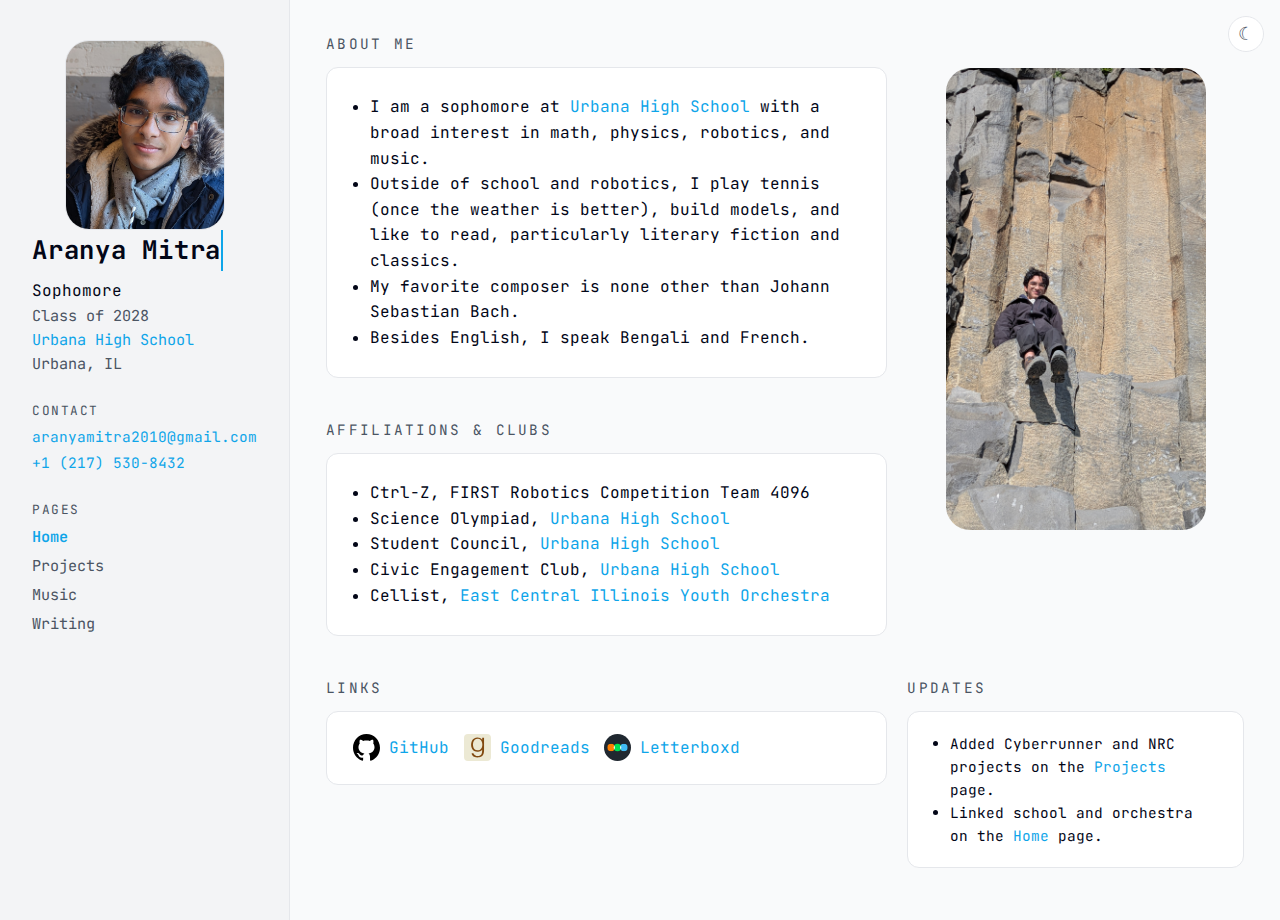
<file: index.html>
<!DOCTYPE html>
<html>
<head>
    <meta charset="UTF-8">
    <meta name="viewport" content="width=device-width, initial-scale=1.0">
    <title>Aranya Mitra</title>
    <meta name="description" content="Aranya Mitra – Urbana High School student interested in math, physics, robotics, and music.">
    <meta property="og:title" content="Aranya Mitra">
    <meta property="og:description" content="Student at Urbana High School interested in robotics, math, physics, and music.">
    <meta property="og:type" content="website">
    <meta property="og:url" content="https://suavesoul2010.github.io/">
    <link rel="stylesheet" href="style.css">
    <script type="text/javascript">
        (function(c,l,a,r,i,t,y){
            c[a]=c[a]||function(){(c[a].q=c[a].q||[]).push(arguments)};
            t=l.createElement(r);t.async=1;t.src="https://www.clarity.ms/tag/"+i;
            y=l.getElementsByTagName(r)[0];y.parentNode.insertBefore(t,y);
        })(window, document, "clarity", "script", "vjm8crmoi4");
    </script>
</head>
<body>
    <button class="theme-toggle" id="theme-toggle" type="button"></button>
    <div class="page">
        <aside class="sidebar">
            <div class="sidebar-inner">
                <img src="images/portrait.jpeg" alt="Portrait of Aranya Mitra" class="sidebar-portrait">
                <div>
                    <div class="sidebar-name">Aranya Mitra</div>
                    <div class="sidebar-ghrade">Sophomore</div>
                    <div class="sidebar-grad">Class of 2028</div>
                    <div class="sidebar-school"><a href="https://uhs.usd116.org" target="_blank" rel="noopener noreferrer">Urbana High School</a></div>
                    <div class="sidebar-loc">Urbana, IL</div>
                </div>
            </div>

            <div>
                <div class="sidebar-section-title">Contact</div>
                <div class="sidebar-contact">
                    <p><a href="mailto:aranyamitra2010@gmail.com">aranyamitra2010@gmail.com</a></p>
                    <p><a href="tel:+12175308432">+1 (217) 530-8432</a></p>
                </div>
            </div>

            <div>
                <div class="sidebar-section-title">Pages</div>
                <nav class="nav">
                    <a href="index.html" class="active">Home</a>
                    <a href="projects.html">Projects</a>
                    <a href="music.html">Music</a>
                    <a href="writing.html">Writing</a>
                </nav>
            </div>
        </aside>

        <main class="content">
            <div class="about-layout">
                <section class="section section-about">
                    <div class="section-title">About Me</div>
                    <div class="section-body">
                        <ul>
                            <li>I am a sophomore at <a href="https://uhs.usd116.org" target="_blank" rel="noopener noreferrer">Urbana High School</a> with a broad interest in math, physics, robotics, and music.</li>
                            <li>Outside of school and robotics, I play tennis (once the weather is better), build models, and like to read, particularly literary fiction and classics.</li>
                            <li>My favorite composer is none other than Johann Sebastian Bach.</li>
                            <li>Besides English, I speak Bengali and French.</li>
                        </ul>
                    </div>
                </section>

                <section class="section section-affiliations">
                    <div class="section-title">Affiliations & Clubs</div>
                    <div class="section-body">
                        <ul>
                            <li>Ctrl-Z, FIRST Robotics Competition Team 4096</li>
                            <li>Science Olympiad, <a href="https://uhs.usd116.org" target="_blank" rel="noopener noreferrer">Urbana High School</a></li>
                            <li>Student Council, <a href="https://uhs.usd116.org" target="_blank" rel="noopener noreferrer">Urbana High School</a></li>
                            <li>Civic Engagement Club, <a href="https://uhs.usd116.org" target="_blank" rel="noopener noreferrer">Urbana High School</a></li>                            
                            <li>Cellist, <a href="https://www.conservatorycentralil.org/eciyo" target="_blank" rel="noopener noreferrer">East Central Illinois Youth Orchestra</a></li>
                        </ul>
                    </div>
                </section>

                <section class="section section-links">
                    <div class="section-title">Links</div>
                    <div class="section-body">
                        <ul class="links-list">
                            <li class="link-item">
                                <span class="link-icon link-icon-github" aria-hidden="true"></span>
                                <a href="https://github.com/SuaveSoul2010" target="_blank" rel="noopener noreferrer">GitHub</a>
                            </li>
                            <li class="link-item">
                                <span class="link-icon link-icon-goodreads" aria-hidden="true"></span>
                                <a href="https://www.goodreads.com/user/show/173266831-aranya-mitra" target="_blank" rel="noopener noreferrer">Goodreads</a>
                            </li>
                            <li class="link-item">
                                <span class="link-icon link-icon-letterboxd" aria-hidden="true"></span>
                                <a href="https://letterboxd.com/aranyamitra/" target="_blank" rel="noopener noreferrer">Letterboxd</a>
                            </li>
                        </ul>
                    </div>
                </section>

                <section class="section section-portrait2">
                    <img src="images/photo2.jpg" alt="Photo of Aranya Mitra" class="updates-portrait">
                </section>

                <section class="section section-updates">
                    <div class="section-title">Updates</div>
                    <div class="section-body">
                        <ul class="updates-list">
                            <li>Added Cyberrunner and NRC projects on the <a href="projects.html">Projects</a> page.</li>
                            <li>Linked school and orchestra on the <a href="index.html">Home</a> page.</li>
                        </ul>
                    </div>
                </section>
            </div>
        </main>
    </div>
    <script src="theme.js"></script>
</body>
</html>
</file>
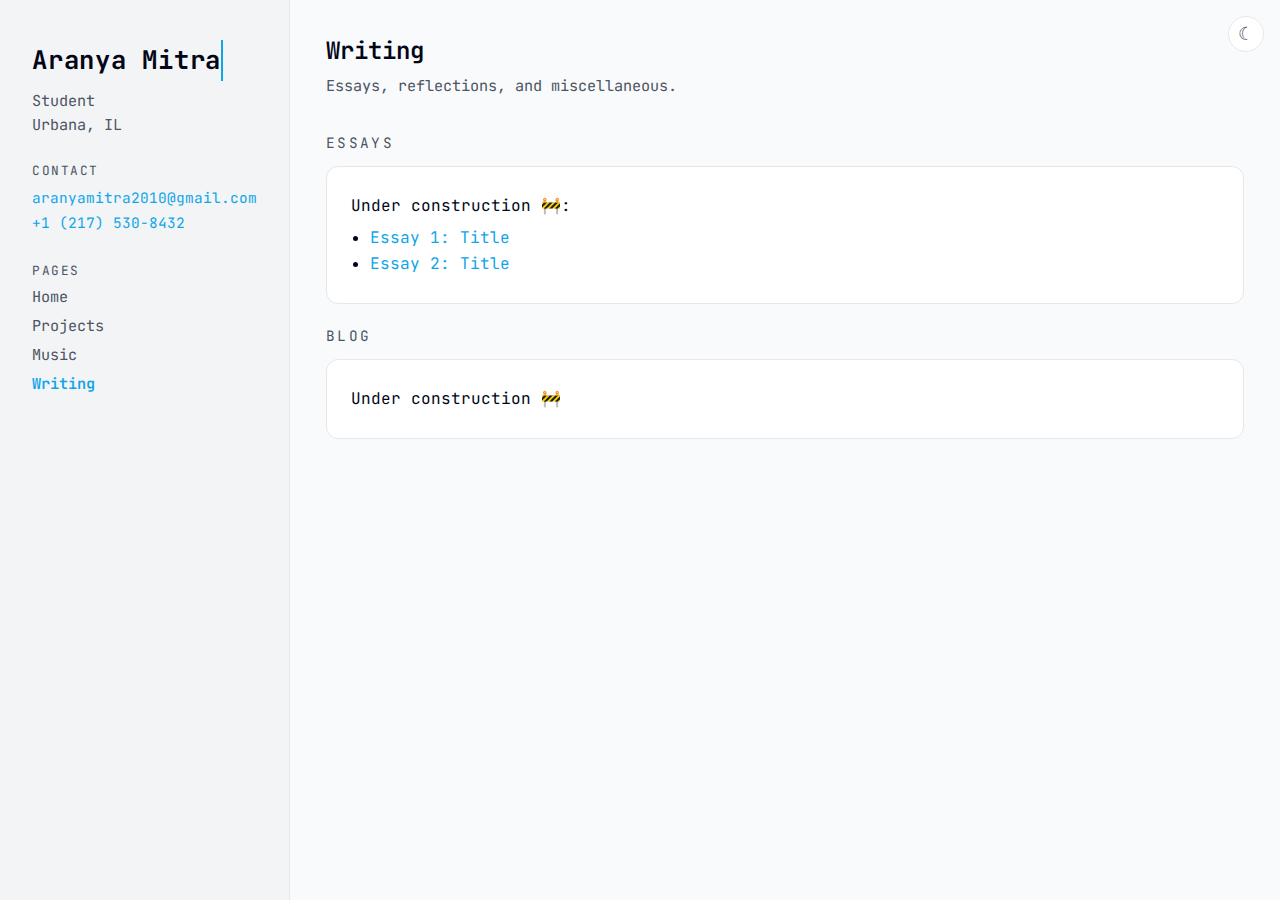
<file: writing.html>
<!DOCTYPE html>
<html>
<head>
    <meta charset="UTF-8">
    <meta name="viewport" content="width=device-width, initial-scale=1.0">
    <title>Writing – Essays & Reflections | Aranya Mitra</title>
    <meta name="description" content="Essays, reflections, and writing by Aranya Mitra.">
    <link rel="stylesheet" href="style.css">
    <script type="text/javascript">
        (function(c,l,a,r,i,t,y){
            c[a]=c[a]||function(){(c[a].q=c[a].q||[]).push(arguments)};
            t=l.createElement(r);t.async=1;t.src="https://www.clarity.ms/tag/"+i;
            y=l.getElementsByTagName(r)[0];y.parentNode.insertBefore(t,y);
        })(window, document, "clarity", "script", "vjm8crmoi4");
    </script>
</head>
<body>
    <button class="theme-toggle" id="theme-toggle" type="button"></button>
    <div class="page">
        <aside class="sidebar">
            <div class="sidebar-inner">
                <div>
                    <div class="sidebar-name">Aranya Mitra</div>
                    <div class="sidebar-role">Student</div>
                    <div class="sidebar-loc">Urbana, IL</div>
                </div>
            </div>

            <div>
                <div class="sidebar-section-title">Contact</div>
                <div class="sidebar-contact">
                    <p><a href="mailto:aranyamitra2010@gmail.com">aranyamitra2010@gmail.com</a></p>
                    <p><a href="tel:+12175308432">+1 (217) 530-8432</a></p>
                </div>
            </div>

            <div>
                <div class="sidebar-section-title">Pages</div>
                <nav class="nav">
                    <a href="index.html">Home</a>
                    <a href="projects.html">Projects</a>
                    <a href="music.html">Music</a>
                    <a href="writing.html" class="active">Writing</a>
                </nav>
            </div>
        </aside>

        <main class="content">
            <header class="content-header">
                <h1 class="content-title">Writing</h1>
                <p class="content-subtitle">
                    Essays, reflections, and miscellaneous.
                </p>
            </header>

            <section class="section">
                <div class="section-title">Essays</div>
                <div class="section-body">
                    <p>Under construction 🚧:</p>
                    <ul>
                        <li><a href="writing/essay1.html">Essay 1: Title</a></li>
                        <li><a href="writing/essay2.html">Essay 2: Title</a></li>
                    </ul>
                </div>
            </section>

            <section class="section">
                <div class="section-title">Blog</div>
                <div class="section-body">
                    <p>Under construction 🚧</p>
                </div>
            </section>
        </main>
    </div>
    <script src="theme.js"></script>
</body>
</html>
</file>
<file: style.css>
@import url("https://fonts.googleapis.com/css2?family=JetBrains+Mono:wght@400;500;600;700&display=swap");

/* Global dark academic theme */
:root {
    --bg: #020617;
    --bg-elevated: #020617;
    --sidebar-bg: #020617;
    --card-bg: #020617;
    --text: #e5e7eb;
    --muted: #9ca3af;
    --accent: #38bdf8;
    --border-subtle: #1f2937;
}

@media (prefers-color-scheme: light) {
    :root {
        --bg: #f9fafb;
        --bg-elevated: #ffffff;
        --sidebar-bg: #f3f4f6;
        --card-bg: #ffffff;
        --text: #020617;
        --muted: #4b5563;
        --accent: #0ea5e9;
        --border-subtle: #e5e7eb;
    }
}

/* Explicit theme overrides (used by toggle) */
:root.theme-dark {
    --bg: #020617;
    --bg-elevated: #020617;
    --sidebar-bg: #020617;
    --card-bg: #020617;
    --text: #e5e7eb;
    --muted: #9ca3af;
    --accent: #38bdf8;
    --border-subtle: #1f2937;
}

:root.theme-light {
    --bg: #f9fafb;
    --bg-elevated: #ffffff;
    --sidebar-bg: #f3f4f6;
    --card-bg: #ffffff;
    --text: #020617;
    --muted: #4b5563;
    --accent: #0ea5e9;
    --border-subtle: #e5e7eb;
}

*,
*::before,
*::after {
    box-sizing: border-box;
}

body {
    margin: 0;
    font-family: "JetBrains Mono", system-ui, -apple-system, BlinkMacSystemFont, sans-serif;
    line-height: 1.6;
    color: var(--text);
    background-color: var(--bg);
}

img,
video {
    max-width: 100%;
    display: block;
}

a {
    color: var(--accent);
    text-decoration: none;
}

a:hover {
    text-decoration: underline;
}

/* Layout */
.page {
    display: flex;
    min-height: 100vh;
}

.sidebar {
    flex: 0 0 260px;
    padding: 2.5rem 2rem;
    background: var(--sidebar-bg);
    border-right: 1px solid var(--border-subtle);
    display: flex;
    flex-direction: column;
    gap: 1.5rem;
}

.sidebar-name {
    font-size: 1.6rem;
    font-weight: 700;
    letter-spacing: 0.03em;
    display: inline-block;
    white-space: nowrap;
    overflow: hidden;
    border-right: 2px solid var(--accent);
    animation:
        typing 1.8s steps(12, end) 0.4s 1 both,
        caret-blink 0.8s step-end 0.4s 6;
}

.sidebar-role {
    font-size: 0.95rem;
    color: var(--muted);
}

.sidebar-portrait {
    max-width: 160px;
    height: auto;
    border-radius: 1.5rem;
    border: 1px solid var(--border-subtle);
    display: block;
    margin: 0 auto;
}

.sidebar-grade,
.sidebar-grad,
.sidebar-school,
.sidebar-loc {
    font-size: 0.95rem;
    color: var(--muted);
}

.sidebar-section-title {
    font-size: 0.8rem;
    letter-spacing: 0.12em;
    text-transform: uppercase;
    color: var(--muted);
    margin-bottom: 0.25rem;
}

.sidebar-contact p {
    margin: 0.15rem 0;
    font-size: 0.9rem;
}

.nav {
    display: flex;
    flex-direction: column;
    gap: 0.3rem;
    margin-top: 0.25rem;
}

.nav a {
    font-size: 0.95rem;
    color: var(--muted);
}

.nav a:hover {
    color: var(--accent);
}

.nav a.active {
    color: var(--accent);
    font-weight: 600;
}

.content {
    flex: 1 1 auto;
    padding: 2rem 2.25rem;
    max-width: 1300px;
}

.about-layout {
    display: grid;
    grid-template-columns: minmax(0, 2.5fr) minmax(0, 1.5fr);
    grid-template-areas:
        "about portrait2"
        "affiliations portrait2"
        "links updates";
    gap: 1.25rem;
    align-items: flex-start;
}

.about-main {
    flex: 3 1 0;
}

.about-side {
    flex: 2 1 320px;
    max-width: 420px;
    display: flex;
    flex-direction: column;
    gap: 1.5rem;
}

.content-header {
    margin-bottom: 2rem;
}

.content-title {
    font-size: 1.5rem;
    font-weight: 600;
    margin: 0 0 0.25rem;
}

.content-subtitle {
    margin: 0;
    color: var(--muted);
    font-size: 0.95rem;
}

.content-subtitle-intro {
    color: var(--text);
}

.section-about {
    grid-area: about;
}

.section-affiliations {
    grid-area: affiliations;
}

.section-updates {
    grid-area: updates;
}

.section-portrait2 {
    grid-area: portrait2;
}

.section-links {
    grid-area: links;
}

.section {
    margin-bottom: 1.25rem;
}

.section-title {
    font-size: 0.9rem;
    letter-spacing: 0.16em;
    text-transform: uppercase;
    color: var(--muted);
    margin-bottom: 0.75rem;
}

.section-body {
    background: var(--card-bg);
    border-radius: 0.75rem;
    border: 1px solid var(--border-subtle);
    padding: 1.25rem 1.5rem;
}

.section-body h2 {
    margin-top: 0;
}

.section-body p {
    margin: 0.4rem 0;
    text-align: justify;
}

ul {
    padding-left: 1.2rem;
    margin: 0.4rem 0;
}

.links-list {
    list-style: none;
    padding-left: 0;
    margin: 0;
    display: flex;
    align-items: center;
    gap: 0.75rem;
    flex-wrap: wrap;
}

.link-item {
    display: flex;
    align-items: center;
    gap: 0.4rem;
}

.link-icon {
    width: 2rem;
    height: 2rem;
    border: none;
    border-radius: 0;
    background-color: transparent;
    background-size: 85%;
    background-position: center;
    background-repeat: no-repeat;
}


.link-icon-github {
    background-image: url("images/github.svg");
}

.link-icon-goodreads {
    background-image: url("images/goodreads.svg");
}

.link-icon-letterboxd {
    background-image: url("images/letterboxd.svg");
}

.theme-dark .link-icon-github {
    filter: invert(1);
}

.updates-list {
    padding-left: 1.1rem;
    margin: 0;
    font-size: 0.9rem;
}

.updates-portrait {
    display: block;
    width: 80%;
    max-width: 260px;
    margin: 2.25rem auto 0;
    height: auto;
    border-radius: 1.5rem;
}

/* Projects page media grid */
.project-media-grid {
    display: grid;
    grid-template-columns: repeat(2, minmax(0, 1fr));
    gap: 0.75rem;
    margin-top: 0.75rem;
}

.project-media-item {
    margin: 0;
}

.project-media-thumb {
    width: 100%;
    height: auto;
    display: block;
    border-radius: 1.5rem;
    border: 1px solid var(--border-subtle);
}

.project-media-item-wide {
    grid-column: 1 / -1;
}

.project-media-thumb-wide {
    max-width: 80%;
    margin: 0.25rem auto 0;
}

.project-media-caption {
    margin-top: 0.25rem;
    font-size: 0.8rem;
    color: var(--muted);
}

.project-media-grid-caption {
    grid-column: 1 / -1;
    margin: 0.25rem 0 0;
    font-size: 0.8rem;
    color: var(--muted);
}

.project-media-item-video {
    grid-column: 1 / -1;
}

video.project-media-thumb {
    aspect-ratio: 16 / 9;
}

.project-media-thumb-top {
    object-fit: cover;
    object-position: top;
}

.project-media-thumb-squircle {
    border-radius: 1.5rem;
}

@media (max-width: 768px) {
    video.project-media-thumb {
        aspect-ratio: 16 / 9;
    }
}

.project-media-item-diagram {
    grid-column: 1 / -1;
}

.project-media-item-diagram .project-media-thumb {
    max-width: 70%;
    margin: 0.25rem auto 0;
    transform: rotate(90deg);
    transform-origin: center;
}

.nrc-layout {
    display: flex;
    gap: 1.5rem;
    align-items: flex-start;
}

.nrc-text {
    flex: 1 1 0;
    max-width: 360px;
}

.nrc-media {
    flex: 1.4 1 0;
}

.nrc-layout-cyberrunner {
    align-items: stretch;
}

.nrc-text-cyberrunner {
    display: flex;
    flex-direction: column;
}

.nrc-text-cyberrunner .project-media-item {
    margin-top: auto;
    padding-top: 1rem;
}

@media (max-width: 768px) {
    .nrc-layout {
        flex-direction: column;
    }
}

.nrc-text .project-media-item {
    margin-top: 1rem;
}

/* Theme toggle button */
.theme-toggle {
    position: fixed;
    top: 1rem;
    right: 1rem;
    width: 2.25rem;
    height: 2.25rem;
    border-radius: 999px;
    border: 1px solid var(--border-subtle);
    background: var(--bg-elevated);
    color: var(--muted);
    display: flex;
    align-items: center;
    justify-content: center;
    font-size: 1.1rem;
    cursor: pointer;
    padding: 0;
    z-index: 20;
}

.theme-toggle:hover {
    color: var(--accent);
    border-color: var(--accent);
}

/* Typewriter animation for sidebar name */
@keyframes typing {
    from {
        width: 0;
    }
    to {
        width: 100%;
    }
}

@keyframes caret-blink {
    from {
        border-right-color: transparent;
    }
    to {
        border-right-color: var(--accent);
    }
}

@media (prefers-reduced-motion: reduce) {
    .sidebar-name {
        animation: none;
        border-right: none;
    }
}

/* Responsive */
@media (max-width: 768px) {
    .page {
        flex-direction: column;
    }

    .sidebar {
        flex-basis: auto;
        padding: 1.5rem 1.25rem 1.25rem;
        border-right: none;
        border-bottom: 1px solid var(--border-subtle);
    }

    .sidebar-inner {
        display: flex;
        flex-direction: row;
        gap: 1rem;
        align-items: center;
    }

    .sidebar-portrait {
        width: 96px;
        height: auto;
        border-radius: 1rem;
        margin: 0;
    }

    .sidebar-contact {
        margin-top: 0.4rem;
    }

    .nav {
        flex-direction: row;
        flex-wrap: wrap;
        gap: 0.75rem;
        margin-top: 0.75rem;
    }

    .content {
        padding: 1.75rem 1.25rem 2.25rem;
    }

    .about-layout {
        display: block;
    }
}

/* Timeline styles */
.timeline {
    position: relative;
    padding-left: 2rem;
}

.timeline::before {
    content: '';
    position: absolute;
    left: 1rem;
    top: 0;
    bottom: 0;
    width: 2px;
    background: var(--accent);
}

.timeline-item {
    position: relative;
    margin-bottom: 2rem;
}

.timeline-item::before {
    content: '';
    position: absolute;
    left: -2rem;
    top: 0.5rem;
    width: 0.75rem;
    height: 0.75rem;
    background: var(--accent);
    border-radius: 50%;
}

.timeline-date {
    font-size: 0.8rem;
    color: var(--muted);
    margin-bottom: 0.5rem;
}

.timeline-title {
    font-size: 1.2rem;
    margin-bottom: 0.5rem;
    color: var(--text);
}

.timeline-preview {
    margin-bottom: 1rem;
    cursor: pointer;
    color: var(--text);
}

.timeline-preview:hover {
    color: var(--accent);
}

.timeline-full {
    display: none;
    margin-top: 1rem;
    padding-top: 1rem;
    border-top: 1px solid var(--border-subtle);
}

.timeline-full.open {
    display: block;
}

.collapse-btn {
    background: none;
    border: none;
    color: var(--accent);
    font-size: 1.5rem;
    cursor: pointer;
    padding: 0;
    margin-top: 1rem;
    display: block;
    text-align: center;
    font-family: inherit;
}

.collapse-btn:hover {
    color: var(--text);
}
</file>
